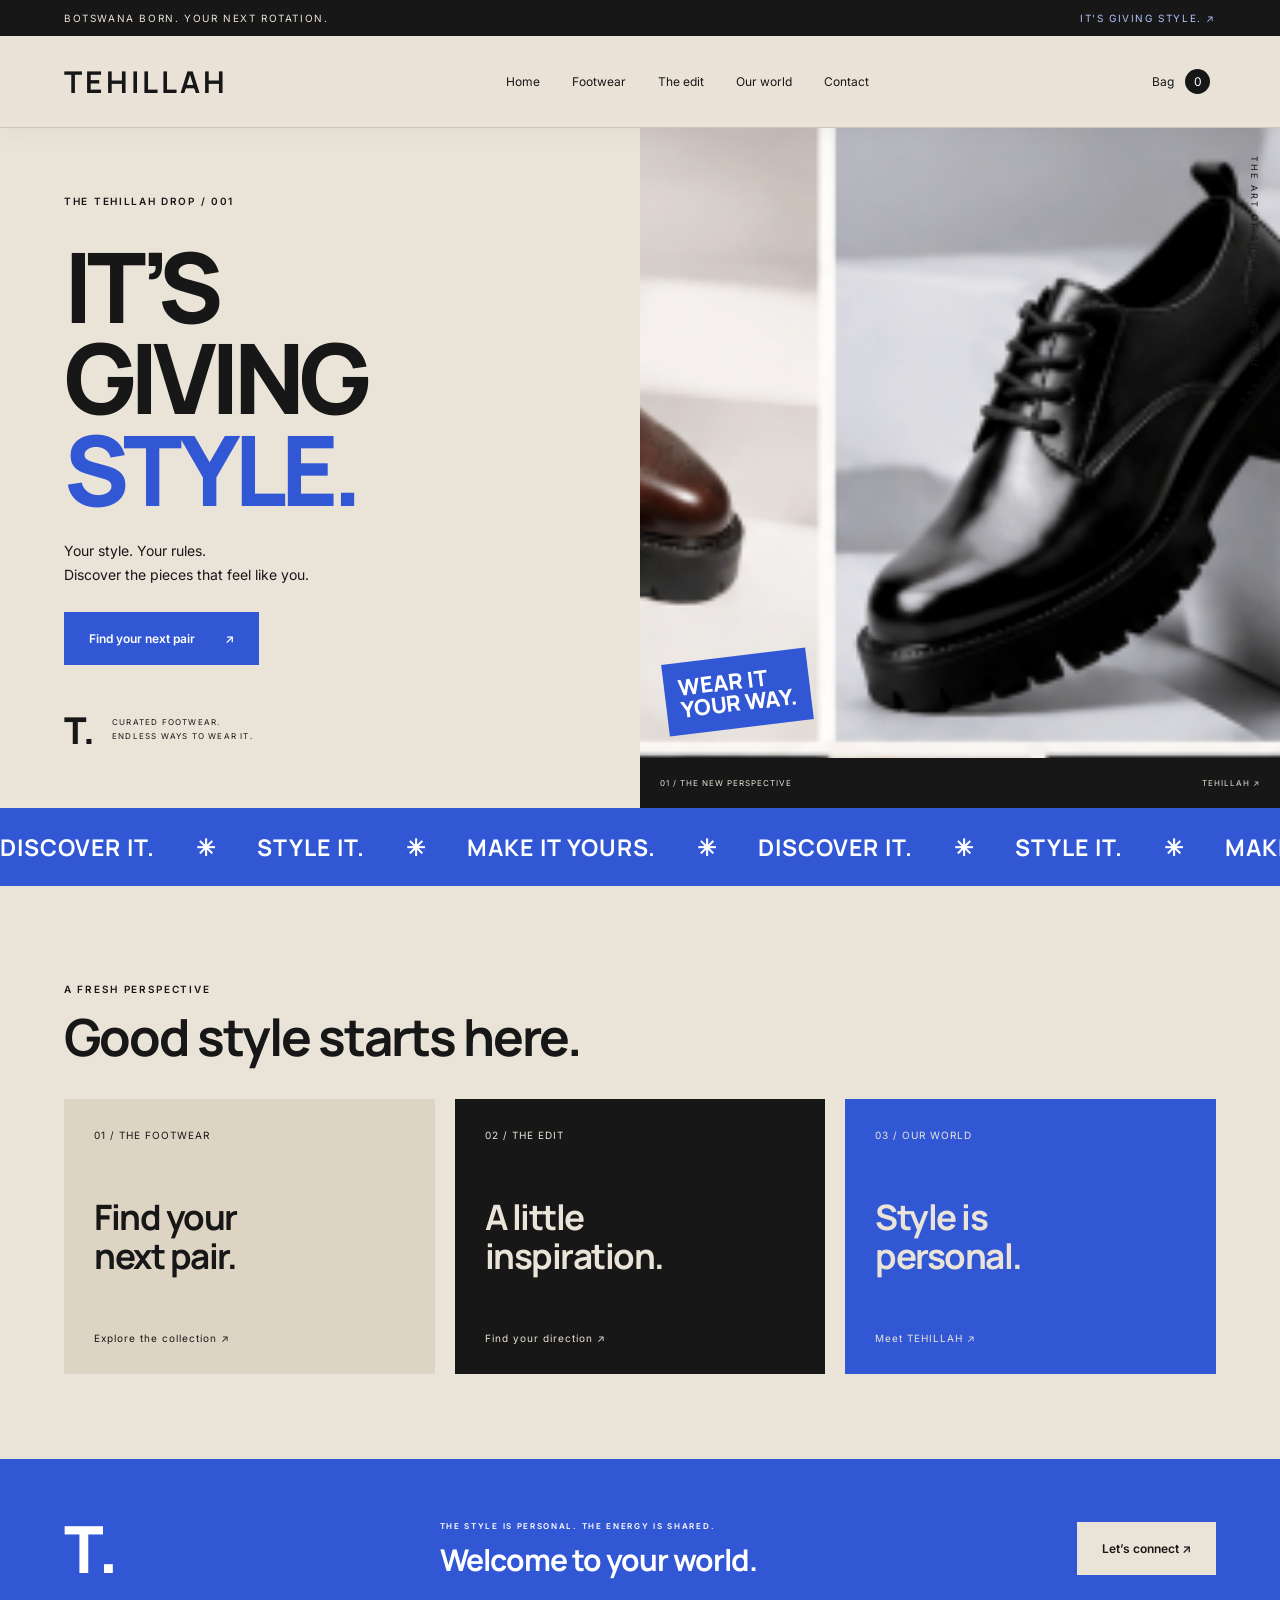
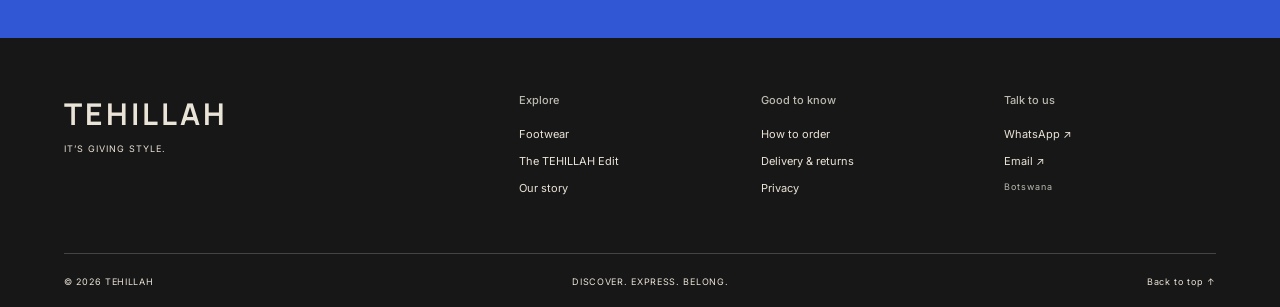
<file: index.html>
<!doctype html>
<html lang="en">
<head>
  <meta charset="utf-8"><meta name="viewport" content="width=device-width,initial-scale=1">
  <meta name="description" content="Discover TEHILLAH. Botswana-born style, curated footwear and a fresh perspective. It's giving style.">
  <title>It's giving style — TEHILLAH</title>
  <link rel="preconnect" href="https://fonts.googleapis.com"><link rel="preconnect" href="https://fonts.gstatic.com" crossorigin>
  <link href="https://fonts.googleapis.com/css2?family=Inter:wght@400;500;600&family=Manrope:wght@400;500;600;700;800&display=swap" rel="stylesheet">
  <link rel="stylesheet" href="styles.css"><script src="config.js" defer></script><script src="app.js" defer></script>
</head>
<body>
<a class="skip" href="#main">Skip to content</a>
<div class="announcement">BOTSWANA BORN. YOUR NEXT ROTATION. <span>IT'S GIVING STYLE. ↗</span></div>
<header class="site-header"><a class="wordmark" href="index.html">TEHILLAH</a><nav aria-label="Main navigation"><a href="index.html">Home</a><a href="shop.html">Footwear</a><a href="edit.html">The edit</a><a href="about.html">Our world</a><a href="contact.html">Contact</a></nav><button id="open-bag" class="bag-button">Bag <span id="bag-count">0</span></button></header>
<main id="main"><section class="hero">
 <div class="hero-copy"><p class="eyebrow">THE TEHILLAH DROP / 001</p><h1>IT’S<br>GIVING<br><span>STYLE.</span></h1><p class="intro">Your style. Your rules.<br>Discover the pieces that feel like you.</p><a class="button" href="shop.html">Find your next pair <span>↗</span></a><div class="hero-note"><span class="small-mark">T.</span><p>CURATED FOOTWEAR.<br>ENDLESS WAYS TO WEAR IT.</p></div></div>
 <div class="hero-visual"><div class="hero-image" role="img" aria-label="Black statement footwear from the TEHILLAH moodboard"></div><span class="vertical-note">THE ART OF SHOWING UP AS YOU.</span><div class="image-label"><span>01 / THE NEW PERSPECTIVE</span><span>TEHILLAH ↗</span></div><div class="visual-stamp">WEAR IT<br>YOUR WAY.</div></div>
</section><div class="ticker" aria-hidden="true"><div class="ticker-track"><div class="ticker-group">DISCOVER IT. <span>✳</span> STYLE IT. <span>✳</span> MAKE IT YOURS. <span>✳</span> DISCOVER IT. <span>✳</span> STYLE IT. <span>✳</span> MAKE IT YOURS. <span>✳</span></div><div class="ticker-group">DISCOVER IT. <span>✳</span> STYLE IT. <span>✳</span> MAKE IT YOURS. <span>✳</span> DISCOVER IT. <span>✳</span> STYLE IT. <span>✳</span> MAKE IT YOURS. <span>✳</span></div></div></div><section class="section home-links"><p class="eyebrow">A FRESH PERSPECTIVE</p><h2>Good style starts here.</h2><div class="destination-grid"><a href="shop.html"><span>01 / THE FOOTWEAR</span><h3>Find your<br>next pair.</h3><span>Explore the collection ↗</span></a><a href="edit.html"><span>02 / THE EDIT</span><h3>A little<br>inspiration.</h3><span>Find your direction ↗</span></a><a href="about.html"><span>03 / OUR WORLD</span><h3>Style is<br>personal.</h3><span>Meet TEHILLAH ↗</span></a></div></section><section class="community"><span class="small-mark">T.</span><div><p class="eyebrow">THE STYLE IS PERSONAL. THE ENERGY IS SHARED.</p><h2>Welcome to your world.</h2></div><a href="contact.html" class="button light">Let’s connect ↗</a></section></main>
<footer id="contact"><div class="footer-top"><div><a href="index.html" class="wordmark">TEHILLAH</a><p>IT’S GIVING STYLE.</p></div><div><h3>Explore</h3><a href="shop.html">Footwear</a><a href="edit.html">The TEHILLAH Edit</a><a href="about.html">Our story</a></div><div><h3>Good to know</h3><a href="contact.html#how-to-order">How to order</a><a href="contact.html#delivery-returns">Delivery & returns</a><a href="contact.html#privacy">Privacy</a></div><div><h3>Talk to us</h3><a href="contact.html" data-contact-link="whatsapp">WhatsApp ↗</a><a href="contact.html" data-contact-link="email">Email ↗</a><p class="muted">Botswana</p></div></div><div class="footer-bottom"><span>© <span id="year"></span> TEHILLAH</span><span>DISCOVER. EXPRESS. BELONG.</span><a href="#">Back to top ↑</a></div></footer>
<dialog id="product-dialog" aria-labelledby="product-title"><button class="close" data-close="product-dialog" aria-label="Close product">×</button><div id="product-detail"></div></dialog>
<dialog id="bag-dialog" aria-labelledby="bag-title"><div class="dialog-heading"><h2 id="bag-title">Your bag<span> / TEHILLAH</span></h2><button class="close" data-close="bag-dialog" aria-label="Close bag">×</button></div><div id="bag-items"></div><div id="bag-checkout"><div class="total-row"><span>Subtotal</span><strong id="subtotal"></strong></div><p class="fine">Delivery and availability are confirmed by the business. No payment is collected on this website.</p><form id="order-form"><label>Your name<input name="name" autocomplete="name" maxlength="100" required></label><label>Email<input name="email" type="email" autocomplete="email" maxlength="160" required></label><label>Phone<input name="phone" type="tel" autocomplete="tel" maxlength="40" required></label><label>Town / delivery area<input name="area" autocomplete="address-level2" maxlength="150" required></label><label>Order notes <span>(optional)</span><textarea name="notes" rows="2" maxlength="600"></textarea></label><p class="fine">Your details are used to prepare your order request. They are not saved as a customer profile.</p><button class="button" type="submit" name="channel" value="whatsapp">Order via WhatsApp ↗</button><button class="button secondary" type="submit" name="channel" value="email">Prepare email order ↗</button><p class="fine">Review and send the message in your chosen app. Your bag stays here until you clear it; opening a message does not confirm an order.</p></form><button id="clear-bag" class="text-link">Clear bag</button></div></dialog>
<dialog id="info-dialog" aria-labelledby="info-title"><button class="close" data-close="info-dialog" aria-label="Close information">×</button><h2 id="info-title"></h2><p id="info-body"></p></dialog><div id="toast" role="status" aria-live="polite"></div>
</body></html>
</file>
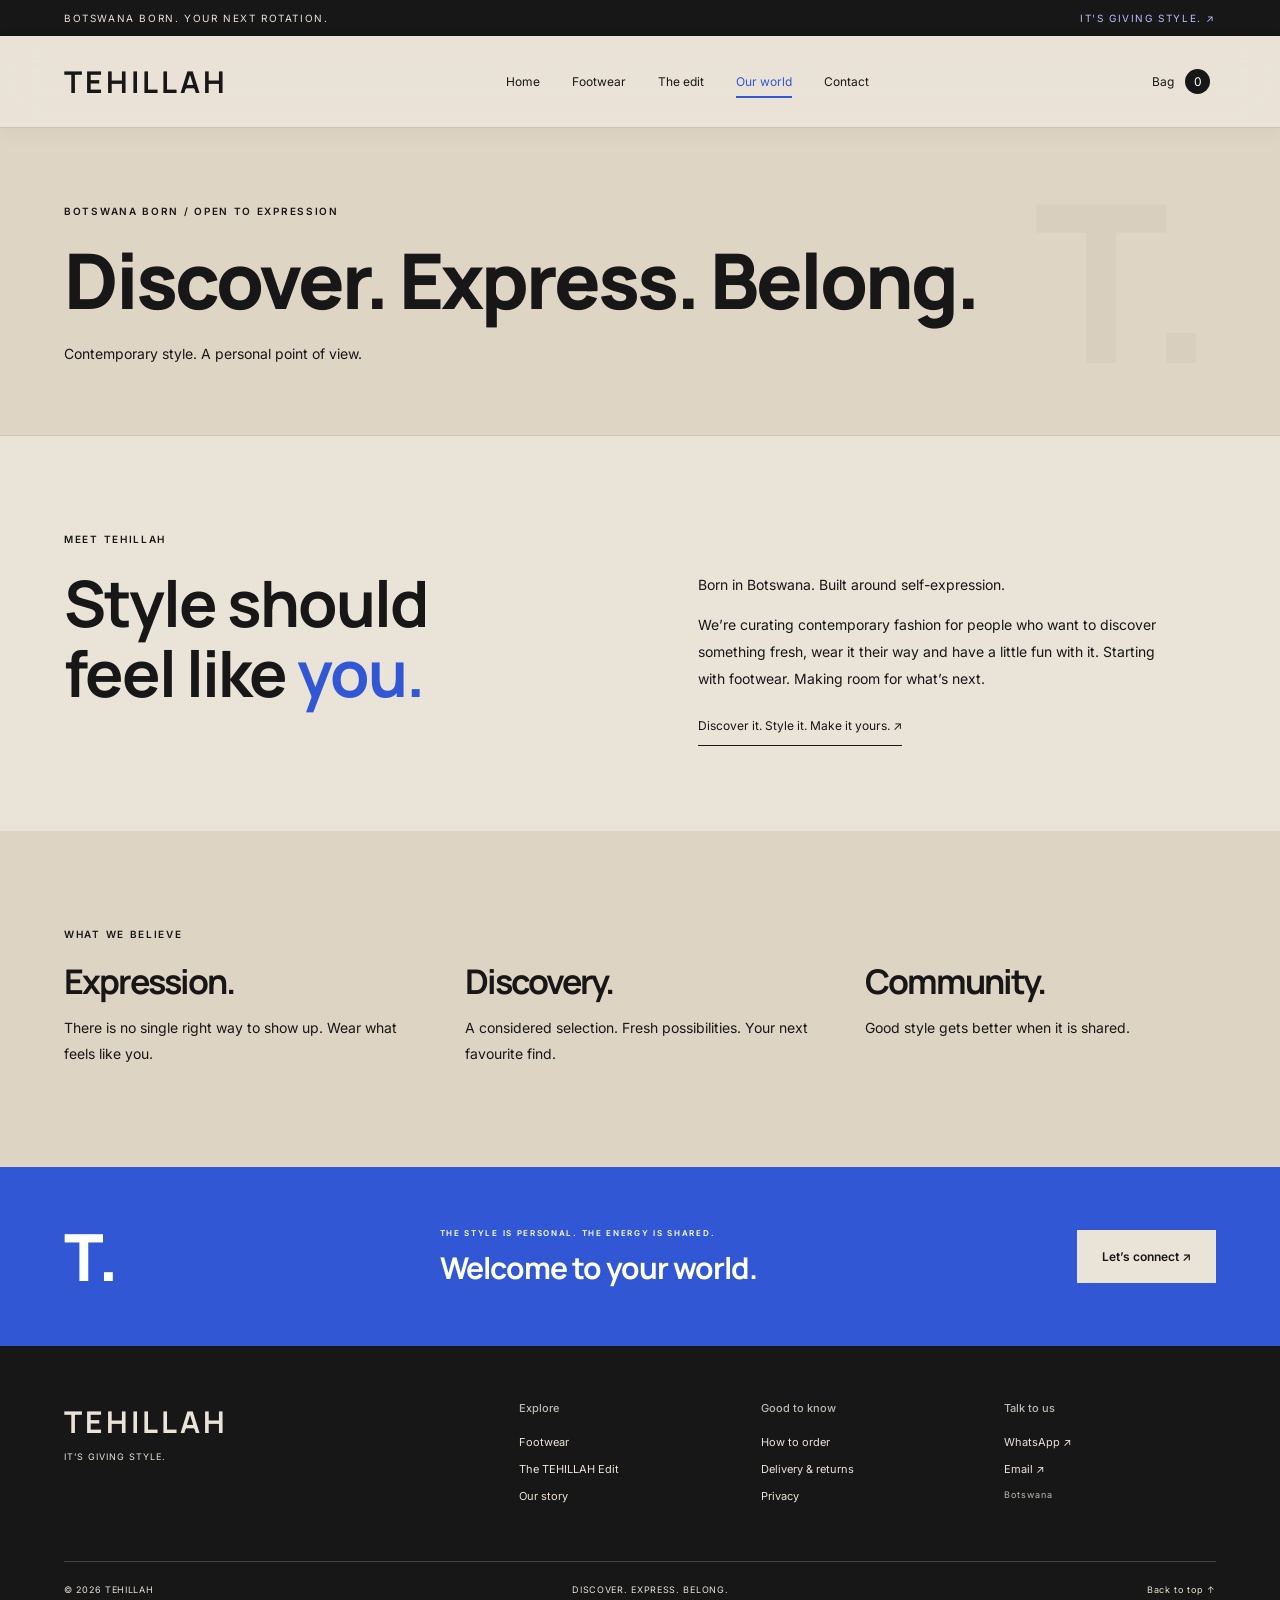
<file: about.html>
<!doctype html>
<html lang="en">
<head>
  <meta charset="utf-8"><meta name="viewport" content="width=device-width,initial-scale=1">
  <meta name="description" content="Discover TEHILLAH. Botswana-born style, curated footwear and a fresh perspective. It's giving style.">
  <title>Our world — TEHILLAH</title>
  <link rel="preconnect" href="https://fonts.googleapis.com"><link rel="preconnect" href="https://fonts.gstatic.com" crossorigin>
  <link href="https://fonts.googleapis.com/css2?family=Inter:wght@400;500;600&family=Manrope:wght@400;500;600;700;800&display=swap" rel="stylesheet">
  <link rel="stylesheet" href="styles.css"><script src="config.js" defer></script><script src="app.js" defer></script>
</head>
<body>
<a class="skip" href="#main">Skip to content</a>
<div class="announcement">BOTSWANA BORN. YOUR NEXT ROTATION. <span>IT'S GIVING STYLE. ↗</span></div>
<header class="site-header"><a class="wordmark" href="index.html">TEHILLAH</a><nav aria-label="Main navigation"><a href="index.html">Home</a><a href="shop.html">Footwear</a><a href="edit.html">The edit</a><a href="about.html" aria-current="page">Our world</a><a href="contact.html">Contact</a></nav><button id="open-bag" class="bag-button">Bag <span id="bag-count">0</span></button></header>
<main id="main"><section class="page-banner"><p class="eyebrow">BOTSWANA BORN / OPEN TO EXPRESSION</p><h1>Discover. Express. Belong.</h1><p>Contemporary style. A personal point of view.</p></section><section class="story section" id="story"><p class="eyebrow">MEET TEHILLAH</p><div class="story-grid"><h2>Style should<br>feel like <em>you.</em></h2><div><p>Born in Botswana. Built around self-expression.</p><p>We’re curating contemporary fashion for people who want to discover something fresh, wear it their way and have a little fun with it. Starting with footwear. Making room for what’s next.</p><a class="text-link" href="shop.html">Discover it. Style it. Make it yours. ↗</a></div></div></section><section class="section values"><p class="eyebrow">WHAT WE BELIEVE</p><div class="styling-grid"><article><h2>Expression.</h2><p>There is no single right way to show up. Wear what feels like you.</p></article><article><h2>Discovery.</h2><p>A considered selection. Fresh possibilities. Your next favourite find.</p></article><article><h2>Community.</h2><p>Good style gets better when it is shared.</p></article></div></section><section class="community"><span class="small-mark">T.</span><div><p class="eyebrow">THE STYLE IS PERSONAL. THE ENERGY IS SHARED.</p><h2>Welcome to your world.</h2></div><a href="contact.html" class="button light">Let’s connect ↗</a></section></main>
<footer id="contact"><div class="footer-top"><div><a href="index.html" class="wordmark">TEHILLAH</a><p>IT’S GIVING STYLE.</p></div><div><h3>Explore</h3><a href="shop.html">Footwear</a><a href="edit.html">The TEHILLAH Edit</a><a href="about.html">Our story</a></div><div><h3>Good to know</h3><a href="contact.html#how-to-order">How to order</a><a href="contact.html#delivery-returns">Delivery & returns</a><a href="contact.html#privacy">Privacy</a></div><div><h3>Talk to us</h3><a href="contact.html" data-contact-link="whatsapp">WhatsApp ↗</a><a href="contact.html" data-contact-link="email">Email ↗</a><p class="muted">Botswana</p></div></div><div class="footer-bottom"><span>© <span id="year"></span> TEHILLAH</span><span>DISCOVER. EXPRESS. BELONG.</span><a href="#">Back to top ↑</a></div></footer>
<dialog id="product-dialog" aria-labelledby="product-title"><button class="close" data-close="product-dialog" aria-label="Close product">×</button><div id="product-detail"></div></dialog>
<dialog id="bag-dialog" aria-labelledby="bag-title"><div class="dialog-heading"><h2 id="bag-title">Your bag<span> / TEHILLAH</span></h2><button class="close" data-close="bag-dialog" aria-label="Close bag">×</button></div><div id="bag-items"></div><div id="bag-checkout"><div class="total-row"><span>Subtotal</span><strong id="subtotal"></strong></div><p class="fine">Delivery and availability are confirmed by the business. No payment is collected on this website.</p><form id="order-form"><label>Your name<input name="name" autocomplete="name" maxlength="100" required></label><label>Email<input name="email" type="email" autocomplete="email" maxlength="160" required></label><label>Phone<input name="phone" type="tel" autocomplete="tel" maxlength="40" required></label><label>Town / delivery area<input name="area" autocomplete="address-level2" maxlength="150" required></label><label>Order notes <span>(optional)</span><textarea name="notes" rows="2" maxlength="600"></textarea></label><p class="fine">Your details are used to prepare your order request. They are not saved as a customer profile.</p><button class="button" type="submit" name="channel" value="whatsapp">Order via WhatsApp ↗</button><button class="button secondary" type="submit" name="channel" value="email">Prepare email order ↗</button><p class="fine">Review and send the message in your chosen app. Your bag stays here until you clear it; opening a message does not confirm an order.</p></form><button id="clear-bag" class="text-link">Clear bag</button></div></dialog>
<dialog id="info-dialog" aria-labelledby="info-title"><button class="close" data-close="info-dialog" aria-label="Close information">×</button><h2 id="info-title"></h2><p id="info-body"></p></dialog><div id="toast" role="status" aria-live="polite"></div>
</body></html>
</file>
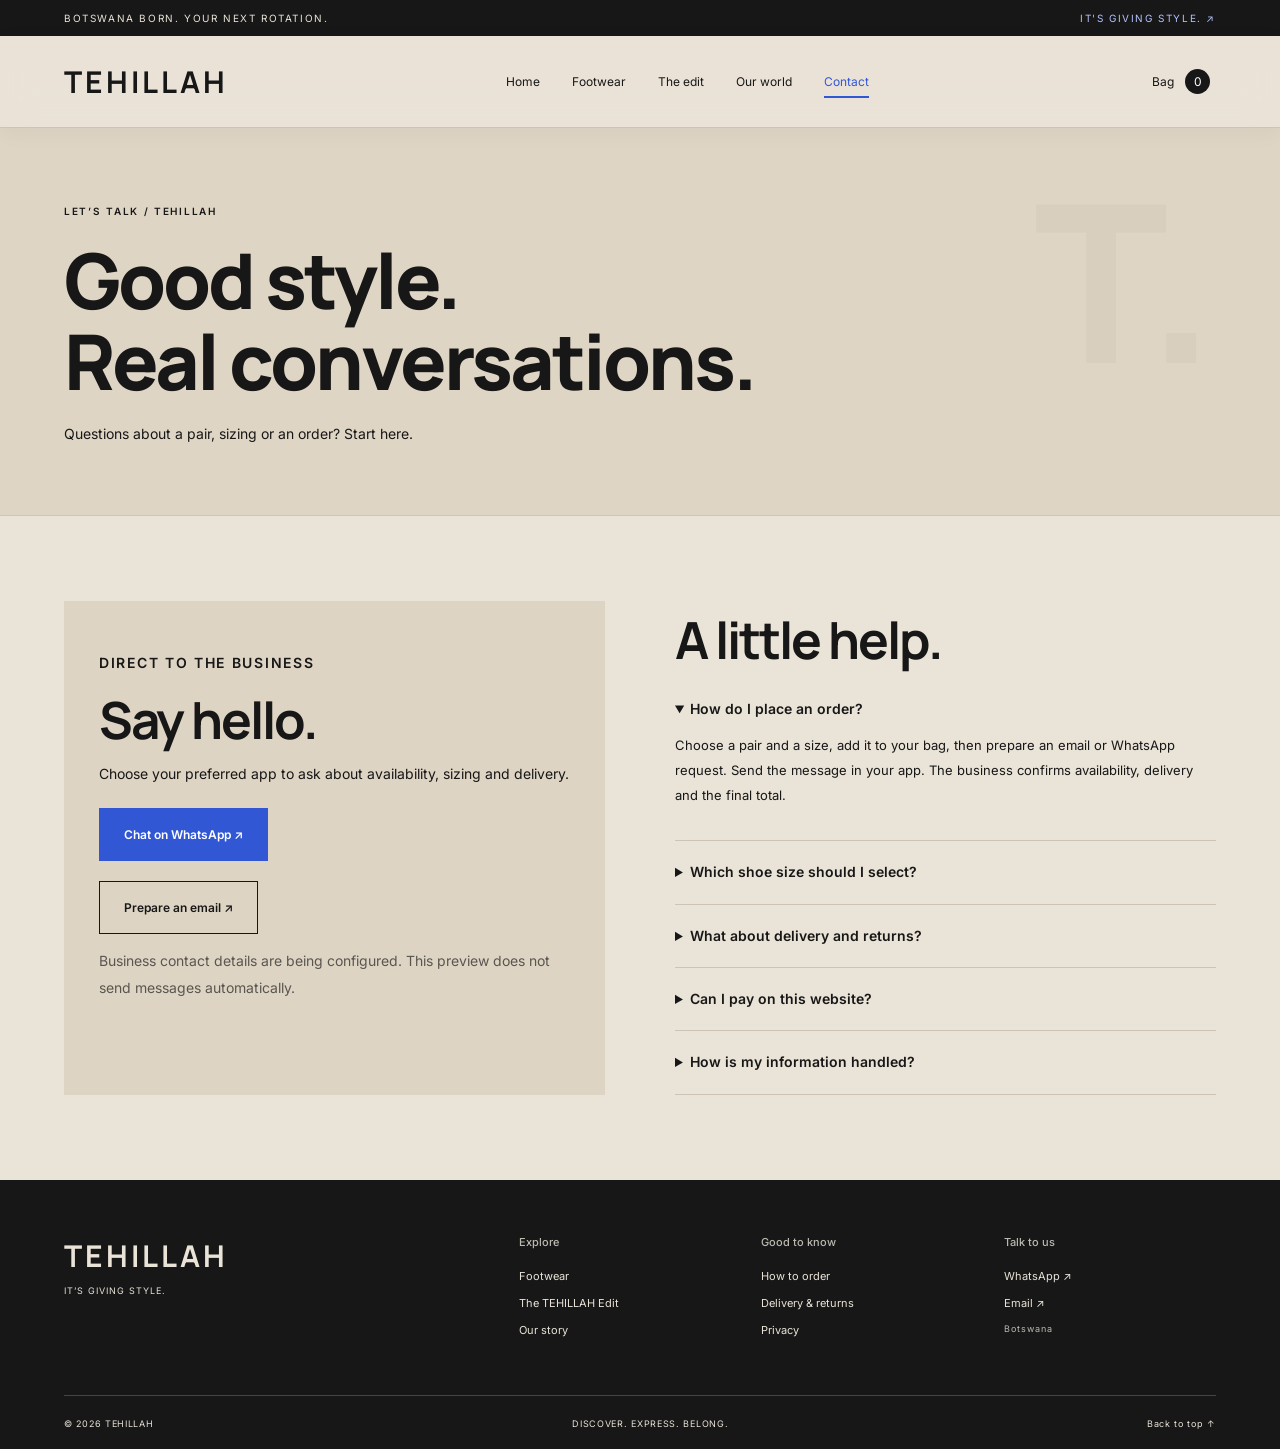
<file: contact.html>
<!doctype html>
<html lang="en">
<head>
  <meta charset="utf-8"><meta name="viewport" content="width=device-width,initial-scale=1">
  <meta name="description" content="Discover TEHILLAH. Botswana-born style, curated footwear and a fresh perspective. It's giving style.">
  <title>Contact & help — TEHILLAH</title>
  <link rel="preconnect" href="https://fonts.googleapis.com"><link rel="preconnect" href="https://fonts.gstatic.com" crossorigin>
  <link href="https://fonts.googleapis.com/css2?family=Inter:wght@400;500;600&family=Manrope:wght@400;500;600;700;800&display=swap" rel="stylesheet">
  <link rel="stylesheet" href="styles.css"><script src="config.js" defer></script><script src="app.js" defer></script>
</head>
<body>
<a class="skip" href="#main">Skip to content</a>
<div class="announcement">BOTSWANA BORN. YOUR NEXT ROTATION. <span>IT'S GIVING STYLE. ↗</span></div>
<header class="site-header"><a class="wordmark" href="index.html">TEHILLAH</a><nav aria-label="Main navigation"><a href="index.html">Home</a><a href="shop.html">Footwear</a><a href="edit.html">The edit</a><a href="about.html">Our world</a><a href="contact.html" aria-current="page">Contact</a></nav><button id="open-bag" class="bag-button">Bag <span id="bag-count">0</span></button></header>
<main id="main"><section class="page-banner"><p class="eyebrow">LET’S TALK / TEHILLAH</p><h1>Good style.<br>Real conversations.</h1><p>Questions about a pair, sizing or an order? Start here.</p></section><section class="section contact-grid"><article class="contact-card"><p class="eyebrow">DIRECT TO THE BUSINESS</p><h2>Say hello.</h2><p>Choose your preferred app to ask about availability, sizing and delivery.</p><button class="button" data-contact="whatsapp">Chat on WhatsApp ↗</button><button class="button secondary" data-contact="email">Prepare an email ↗</button><p class="fine">Business contact details are being configured. This preview does not send messages automatically.</p></article><article class="faq"><h2>A little help.</h2><details open id="how-to-order"><summary>How do I place an order?</summary><p>Choose a pair and a size, add it to your bag, then prepare an email or WhatsApp request. Send the message in your app. The business confirms availability, delivery and the final total.</p></details><details><summary>Which shoe size should I select?</summary><p>Choose your sizing system on the product page. Every selection is labelled, for example UK 8. The demonstration conversion table is approximate; confirm the actual product fit before ordering.</p><a href="size-guide.html" class="text-link">View size guide ↗</a></details><details id="delivery-returns"><summary>What about delivery and returns?</summary><p>Delivery areas, fees and return terms must be confirmed by TEHILLAH before payment. Approved policies will be added before orders open.</p></details><details><summary>Can I pay on this website?</summary><p>No payment is collected here. TEHILLAH confirms your request directly and provides payment instructions.</p></details><details id="privacy"><summary>How is my information handled?</summary><p>This storefront stores your shopping bag on this device using browser storage. It does not create accounts or store your name, email or delivery details on a server. When you choose to send an order, your details are shared through your selected email app or WhatsApp, whose privacy terms also apply. Clear your bag to remove the saved items. No analytics or advertising trackers are included.</p></details></article></section></main>
<footer id="contact"><div class="footer-top"><div><a href="index.html" class="wordmark">TEHILLAH</a><p>IT’S GIVING STYLE.</p></div><div><h3>Explore</h3><a href="shop.html">Footwear</a><a href="edit.html">The TEHILLAH Edit</a><a href="about.html">Our story</a></div><div><h3>Good to know</h3><a href="contact.html#how-to-order">How to order</a><a href="contact.html#delivery-returns">Delivery & returns</a><a href="contact.html#privacy">Privacy</a></div><div><h3>Talk to us</h3><a href="contact.html" data-contact-link="whatsapp">WhatsApp ↗</a><a href="contact.html" data-contact-link="email">Email ↗</a><p class="muted">Botswana</p></div></div><div class="footer-bottom"><span>© <span id="year"></span> TEHILLAH</span><span>DISCOVER. EXPRESS. BELONG.</span><a href="#">Back to top ↑</a></div></footer>
<dialog id="product-dialog" aria-labelledby="product-title"><button class="close" data-close="product-dialog" aria-label="Close product">×</button><div id="product-detail"></div></dialog>
<dialog id="bag-dialog" aria-labelledby="bag-title"><div class="dialog-heading"><h2 id="bag-title">Your bag<span> / TEHILLAH</span></h2><button class="close" data-close="bag-dialog" aria-label="Close bag">×</button></div><div id="bag-items"></div><div id="bag-checkout"><div class="total-row"><span>Subtotal</span><strong id="subtotal"></strong></div><p class="fine">Delivery and availability are confirmed by the business. No payment is collected on this website.</p><form id="order-form"><label>Your name<input name="name" autocomplete="name" maxlength="100" required></label><label>Email<input name="email" type="email" autocomplete="email" maxlength="160" required></label><label>Phone<input name="phone" type="tel" autocomplete="tel" maxlength="40" required></label><label>Town / delivery area<input name="area" autocomplete="address-level2" maxlength="150" required></label><label>Order notes <span>(optional)</span><textarea name="notes" rows="2" maxlength="600"></textarea></label><p class="fine">Your details are used to prepare your order request. They are not saved as a customer profile.</p><button class="button" type="submit" name="channel" value="whatsapp">Order via WhatsApp ↗</button><button class="button secondary" type="submit" name="channel" value="email">Prepare email order ↗</button><p class="fine">Review and send the message in your chosen app. Your bag stays here until you clear it; opening a message does not confirm an order.</p></form><button id="clear-bag" class="text-link">Clear bag</button></div></dialog>
<dialog id="info-dialog" aria-labelledby="info-title"><button class="close" data-close="info-dialog" aria-label="Close information">×</button><h2 id="info-title"></h2><p id="info-body"></p></dialog><div id="toast" role="status" aria-live="polite"></div>
</body></html>
</file>
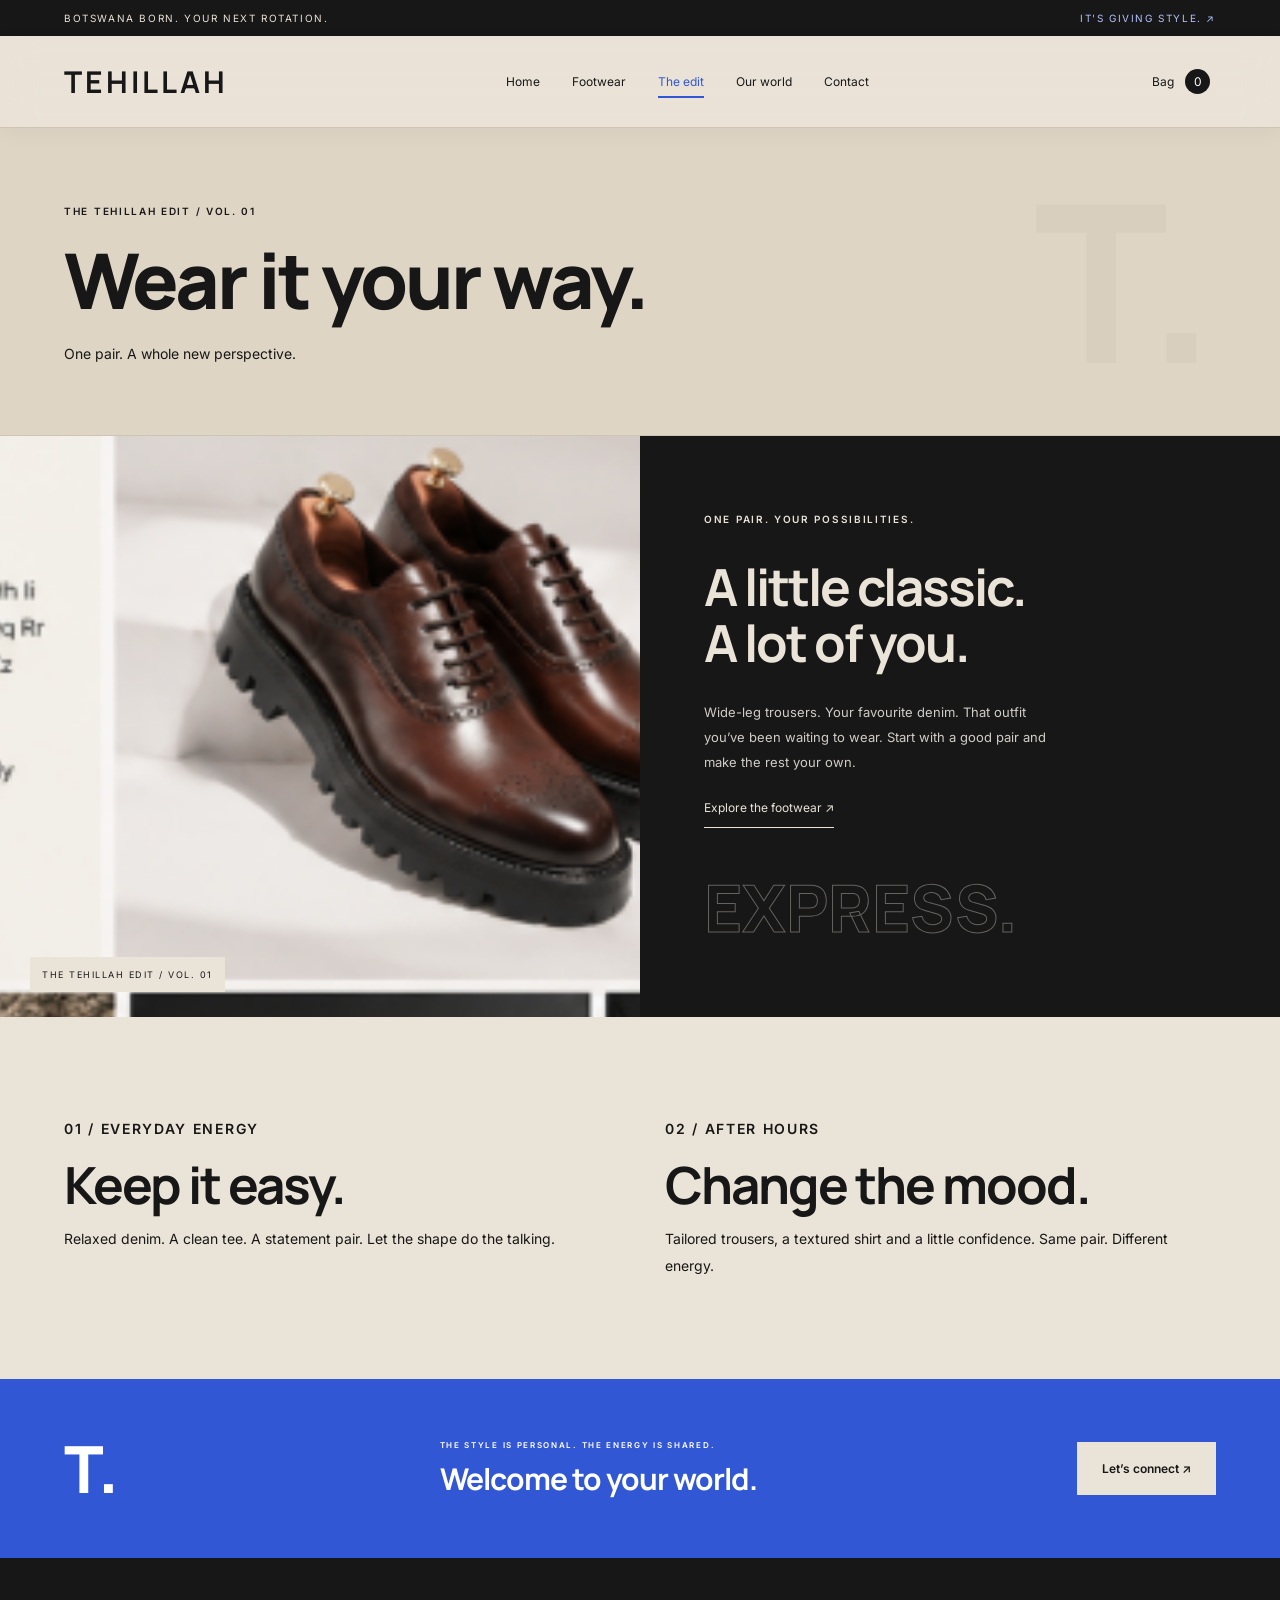
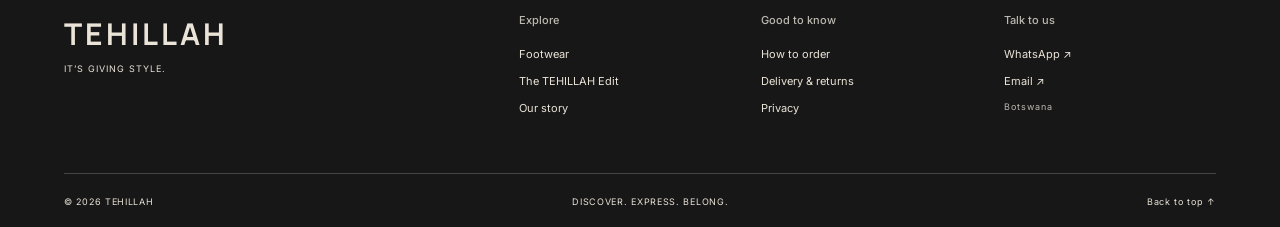
<file: edit.html>
<!doctype html>
<html lang="en">
<head>
  <meta charset="utf-8"><meta name="viewport" content="width=device-width,initial-scale=1">
  <meta name="description" content="Discover TEHILLAH. Botswana-born style, curated footwear and a fresh perspective. It's giving style.">
  <title>The TEHILLAH Edit — TEHILLAH</title>
  <link rel="preconnect" href="https://fonts.googleapis.com"><link rel="preconnect" href="https://fonts.gstatic.com" crossorigin>
  <link href="https://fonts.googleapis.com/css2?family=Inter:wght@400;500;600&family=Manrope:wght@400;500;600;700;800&display=swap" rel="stylesheet">
  <link rel="stylesheet" href="styles.css"><script src="config.js" defer></script><script src="app.js" defer></script>
</head>
<body>
<a class="skip" href="#main">Skip to content</a>
<div class="announcement">BOTSWANA BORN. YOUR NEXT ROTATION. <span>IT'S GIVING STYLE. ↗</span></div>
<header class="site-header"><a class="wordmark" href="index.html">TEHILLAH</a><nav aria-label="Main navigation"><a href="index.html">Home</a><a href="shop.html">Footwear</a><a href="edit.html" aria-current="page">The edit</a><a href="about.html">Our world</a><a href="contact.html">Contact</a></nav><button id="open-bag" class="bag-button">Bag <span id="bag-count">0</span></button></header>
<main id="main"><section class="page-banner"><p class="eyebrow">THE TEHILLAH EDIT / VOL. 01</p><h1>Wear it your way.</h1><p>One pair. A whole new perspective.</p></section><section class="edit" id="edit"><div class="edit-art"><div class="brown-shoe" role="img" aria-label="Brown lace-up footwear from the brand moodboard"></div><span class="edit-tag">THE TEHILLAH EDIT / VOL. 01</span></div><div class="edit-copy"><p class="eyebrow">ONE PAIR. YOUR POSSIBILITIES.</p><h2>A little classic.<br>A lot of you.</h2><p>Wide-leg trousers. Your favourite denim. That outfit you’ve been waiting to wear. Start with a good pair and make the rest your own.</p><a class="text-link" href="shop.html">Explore the footwear <span>↗</span></a><span class="outline-word" aria-hidden="true">EXPRESS.</span></div></section><section class="section styling-grid"><article><p class="eyebrow">01 / EVERYDAY ENERGY</p><h2>Keep it easy.</h2><p>Relaxed denim. A clean tee. A statement pair. Let the shape do the talking.</p></article><article><p class="eyebrow">02 / AFTER HOURS</p><h2>Change the mood.</h2><p>Tailored trousers, a textured shirt and a little confidence. Same pair. Different energy.</p></article></section><section class="community"><span class="small-mark">T.</span><div><p class="eyebrow">THE STYLE IS PERSONAL. THE ENERGY IS SHARED.</p><h2>Welcome to your world.</h2></div><a href="contact.html" class="button light">Let’s connect ↗</a></section></main>
<footer id="contact"><div class="footer-top"><div><a href="index.html" class="wordmark">TEHILLAH</a><p>IT’S GIVING STYLE.</p></div><div><h3>Explore</h3><a href="shop.html">Footwear</a><a href="edit.html">The TEHILLAH Edit</a><a href="about.html">Our story</a></div><div><h3>Good to know</h3><a href="contact.html#how-to-order">How to order</a><a href="contact.html#delivery-returns">Delivery & returns</a><a href="contact.html#privacy">Privacy</a></div><div><h3>Talk to us</h3><a href="contact.html" data-contact-link="whatsapp">WhatsApp ↗</a><a href="contact.html" data-contact-link="email">Email ↗</a><p class="muted">Botswana</p></div></div><div class="footer-bottom"><span>© <span id="year"></span> TEHILLAH</span><span>DISCOVER. EXPRESS. BELONG.</span><a href="#">Back to top ↑</a></div></footer>
<dialog id="product-dialog" aria-labelledby="product-title"><button class="close" data-close="product-dialog" aria-label="Close product">×</button><div id="product-detail"></div></dialog>
<dialog id="bag-dialog" aria-labelledby="bag-title"><div class="dialog-heading"><h2 id="bag-title">Your bag<span> / TEHILLAH</span></h2><button class="close" data-close="bag-dialog" aria-label="Close bag">×</button></div><div id="bag-items"></div><div id="bag-checkout"><div class="total-row"><span>Subtotal</span><strong id="subtotal"></strong></div><p class="fine">Delivery and availability are confirmed by the business. No payment is collected on this website.</p><form id="order-form"><label>Your name<input name="name" autocomplete="name" maxlength="100" required></label><label>Email<input name="email" type="email" autocomplete="email" maxlength="160" required></label><label>Phone<input name="phone" type="tel" autocomplete="tel" maxlength="40" required></label><label>Town / delivery area<input name="area" autocomplete="address-level2" maxlength="150" required></label><label>Order notes <span>(optional)</span><textarea name="notes" rows="2" maxlength="600"></textarea></label><p class="fine">Your details are used to prepare your order request. They are not saved as a customer profile.</p><button class="button" type="submit" name="channel" value="whatsapp">Order via WhatsApp ↗</button><button class="button secondary" type="submit" name="channel" value="email">Prepare email order ↗</button><p class="fine">Review and send the message in your chosen app. Your bag stays here until you clear it; opening a message does not confirm an order.</p></form><button id="clear-bag" class="text-link">Clear bag</button></div></dialog>
<dialog id="info-dialog" aria-labelledby="info-title"><button class="close" data-close="info-dialog" aria-label="Close information">×</button><h2 id="info-title"></h2><p id="info-body"></p></dialog><div id="toast" role="status" aria-live="polite"></div>
</body></html>
</file>
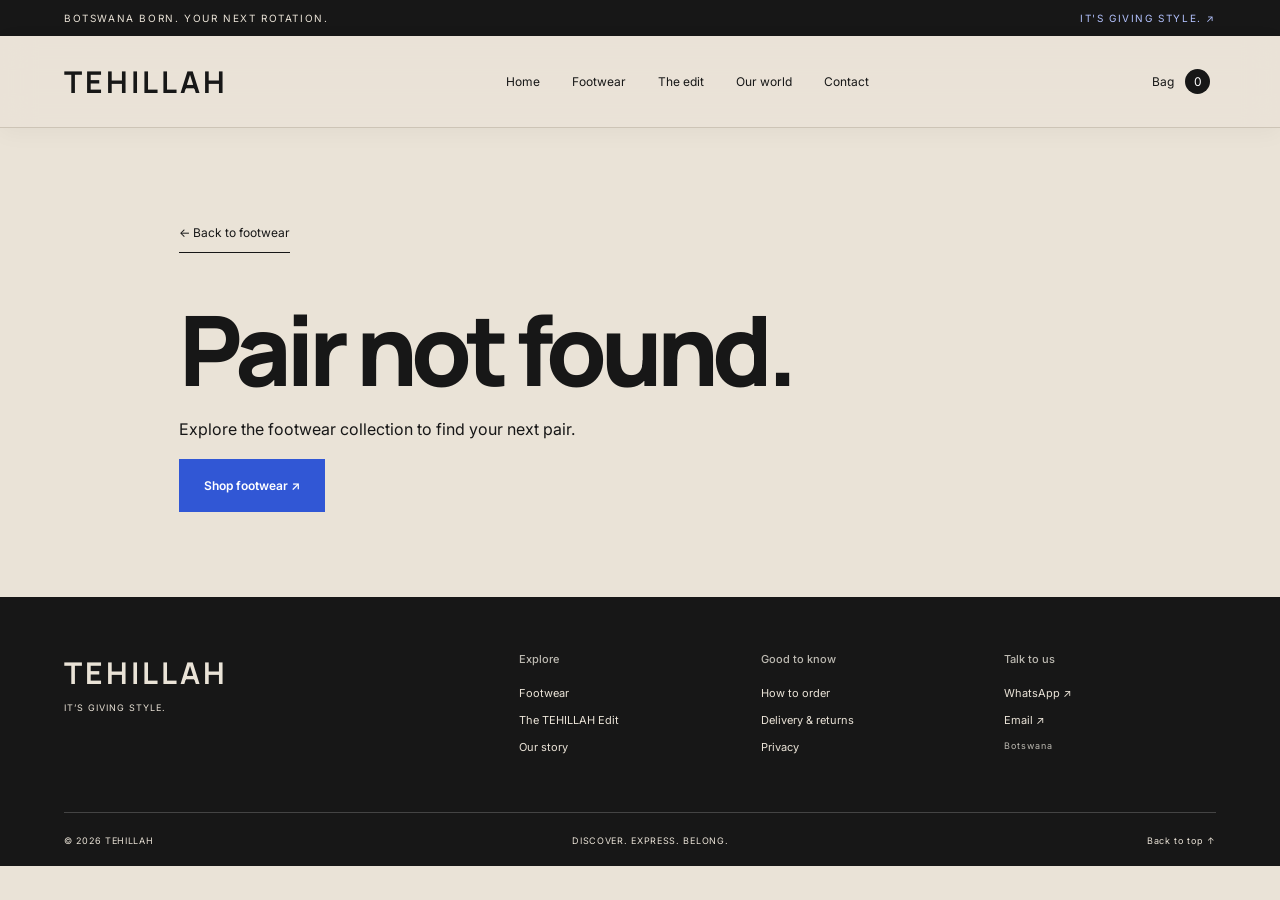
<file: product.html>
<!doctype html>
<html lang="en">
<head>
  <meta charset="utf-8"><meta name="viewport" content="width=device-width,initial-scale=1">
  <meta name="description" content="Discover TEHILLAH. Botswana-born style, curated footwear and a fresh perspective. It's giving style.">
  <title>Product — TEHILLAH</title>
  <link rel="preconnect" href="https://fonts.googleapis.com"><link rel="preconnect" href="https://fonts.gstatic.com" crossorigin>
  <link href="https://fonts.googleapis.com/css2?family=Inter:wght@400;500;600&family=Manrope:wght@400;500;600;700;800&display=swap" rel="stylesheet">
  <link rel="stylesheet" href="styles.css"><script src="config.js" defer></script><script src="app.js" defer></script>
</head>
<body>
<a class="skip" href="#main">Skip to content</a>
<div class="announcement">BOTSWANA BORN. YOUR NEXT ROTATION. <span>IT'S GIVING STYLE. ↗</span></div>
<header class="site-header"><a class="wordmark" href="index.html">TEHILLAH</a><nav aria-label="Main navigation"><a href="index.html">Home</a><a href="shop.html">Footwear</a><a href="edit.html">The edit</a><a href="about.html">Our world</a><a href="contact.html">Contact</a></nav><button id="open-bag" class="bag-button">Bag <span id="bag-count">0</span></button></header>
<main id="main" class="section product-page"><a href="shop.html" class="text-link">← Back to footwear</a><div id="product-detail"></div></main>
<footer id="contact"><div class="footer-top"><div><a href="index.html" class="wordmark">TEHILLAH</a><p>IT’S GIVING STYLE.</p></div><div><h3>Explore</h3><a href="shop.html">Footwear</a><a href="edit.html">The TEHILLAH Edit</a><a href="about.html">Our story</a></div><div><h3>Good to know</h3><a href="contact.html#how-to-order">How to order</a><a href="contact.html#delivery-returns">Delivery & returns</a><a href="contact.html#privacy">Privacy</a></div><div><h3>Talk to us</h3><a href="contact.html" data-contact-link="whatsapp">WhatsApp ↗</a><a href="contact.html" data-contact-link="email">Email ↗</a><p class="muted">Botswana</p></div></div><div class="footer-bottom"><span>© <span id="year"></span> TEHILLAH</span><span>DISCOVER. EXPRESS. BELONG.</span><a href="#">Back to top ↑</a></div></footer>

<dialog id="bag-dialog" aria-labelledby="bag-title"><div class="dialog-heading"><h2 id="bag-title">Your bag<span> / TEHILLAH</span></h2><button class="close" data-close="bag-dialog" aria-label="Close bag">×</button></div><div id="bag-items"></div><div id="bag-checkout"><div class="total-row"><span>Subtotal</span><strong id="subtotal"></strong></div><p class="fine">Delivery and availability are confirmed by the business. No payment is collected on this website.</p><form id="order-form"><label>Your name<input name="name" autocomplete="name" maxlength="100" required></label><label>Email<input name="email" type="email" autocomplete="email" maxlength="160" required></label><label>Phone<input name="phone" type="tel" autocomplete="tel" maxlength="40" required></label><label>Town / delivery area<input name="area" autocomplete="address-level2" maxlength="150" required></label><label>Order notes <span>(optional)</span><textarea name="notes" rows="2" maxlength="600"></textarea></label><p class="fine">Your details are used to prepare your order request. They are not saved as a customer profile.</p><button class="button" type="submit" name="channel" value="whatsapp">Order via WhatsApp ↗</button><button class="button secondary" type="submit" name="channel" value="email">Prepare email order ↗</button><p class="fine">Review and send the message in your chosen app. Your bag stays here until you clear it; opening a message does not confirm an order.</p></form><button id="clear-bag" class="text-link">Clear bag</button></div></dialog>
<dialog id="info-dialog" aria-labelledby="info-title"><button class="close" data-close="info-dialog" aria-label="Close information">×</button><h2 id="info-title"></h2><p id="info-body"></p></dialog><div id="toast" role="status" aria-live="polite"></div>
</body></html>
</file>
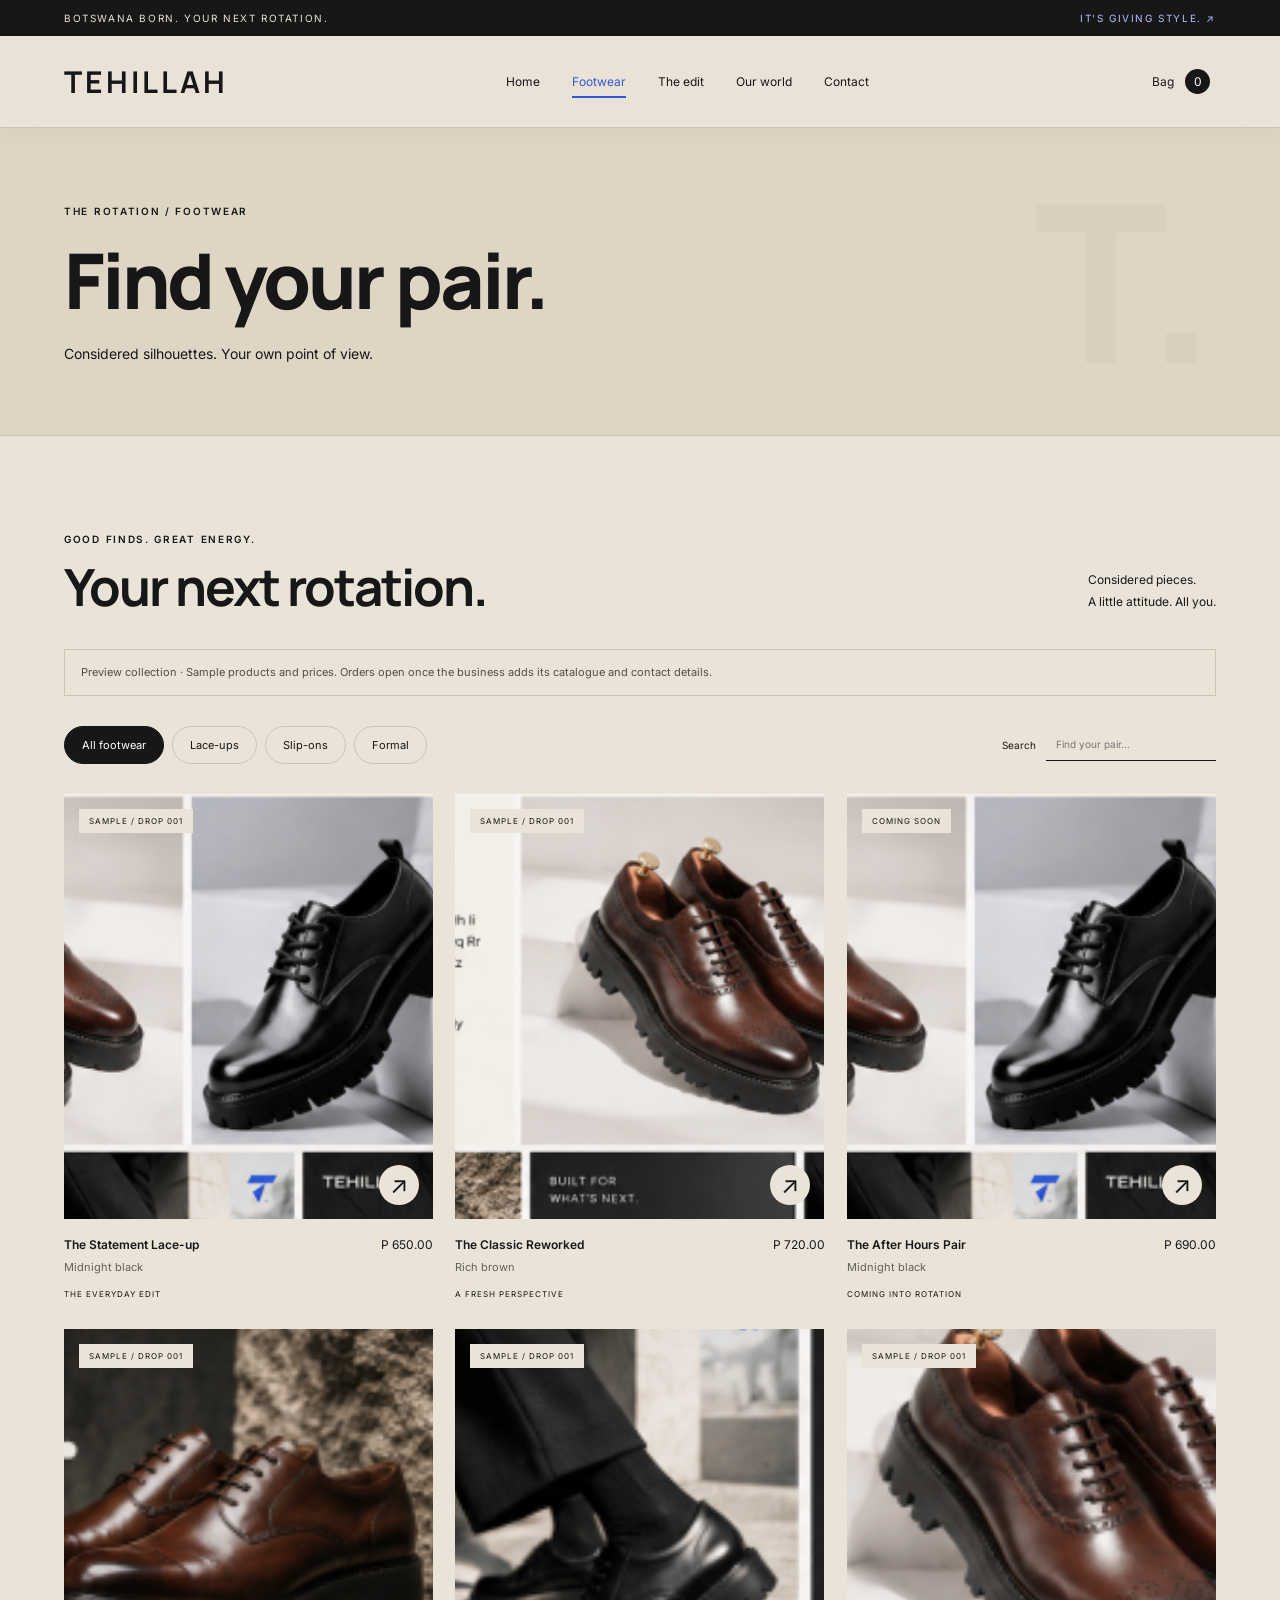
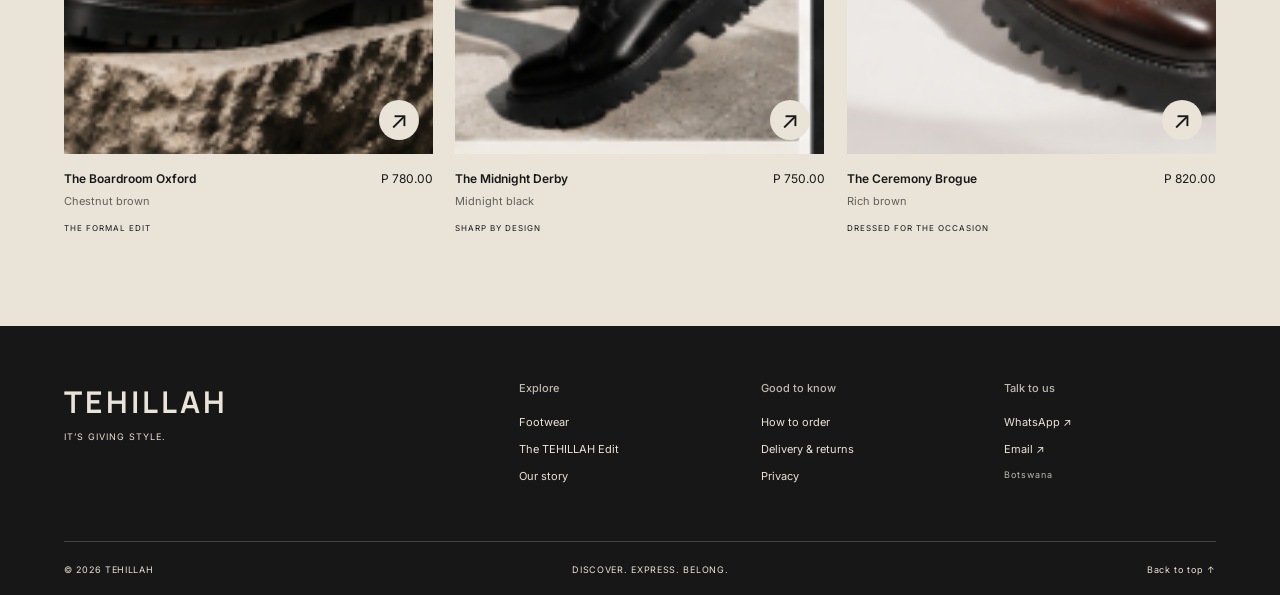
<file: shop.html>
<!doctype html>
<html lang="en">
<head>
  <meta charset="utf-8"><meta name="viewport" content="width=device-width,initial-scale=1">
  <meta name="description" content="Discover TEHILLAH. Botswana-born style, curated footwear and a fresh perspective. It's giving style.">
  <title>Shop footwear — TEHILLAH</title>
  <link rel="preconnect" href="https://fonts.googleapis.com"><link rel="preconnect" href="https://fonts.gstatic.com" crossorigin>
  <link href="https://fonts.googleapis.com/css2?family=Inter:wght@400;500;600&family=Manrope:wght@400;500;600;700;800&display=swap" rel="stylesheet">
  <link rel="stylesheet" href="styles.css"><script src="config.js" defer></script><script src="app.js" defer></script>
</head>
<body>
<a class="skip" href="#main">Skip to content</a>
<div class="announcement">BOTSWANA BORN. YOUR NEXT ROTATION. <span>IT'S GIVING STYLE. ↗</span></div>
<header class="site-header"><a class="wordmark" href="index.html">TEHILLAH</a><nav aria-label="Main navigation"><a href="index.html">Home</a><a href="shop.html" aria-current="page">Footwear</a><a href="edit.html">The edit</a><a href="about.html">Our world</a><a href="contact.html">Contact</a></nav><button id="open-bag" class="bag-button">Bag <span id="bag-count">0</span></button></header>
<main id="main"><section class="page-banner"><p class="eyebrow">THE ROTATION / FOOTWEAR</p><h1>Find your pair.</h1><p>Considered silhouettes. Your own point of view.</p></section><section class="shop section" id="shop"><div class="section-heading"><div><p class="eyebrow">GOOD FINDS. GREAT ENERGY.</p><h2>Your next rotation.</h2></div><p>Considered pieces.<br>A little attitude. All you.</p></div>
<div class="demo-notice">Preview collection · Sample products and prices. Orders open once the business adds its catalogue and contact details.</div>
<div class="shop-tools"><div class="filters" role="group" aria-label="Filter footwear"><button class="active" data-filter="all" aria-pressed="true">All footwear</button><button data-filter="lace-up" aria-pressed="false">Lace-ups</button><button data-filter="slip-on" aria-pressed="false">Slip-ons</button><button data-filter="formal" aria-pressed="false">Formal</button></div><label class="search">Search <input id="search" type="search" placeholder="Find your pair…"></label></div><div class="products" id="products"></div><p id="no-results" hidden>No pairs found. Try a different search.</p></section></main>
<footer id="contact"><div class="footer-top"><div><a href="index.html" class="wordmark">TEHILLAH</a><p>IT’S GIVING STYLE.</p></div><div><h3>Explore</h3><a href="shop.html">Footwear</a><a href="edit.html">The TEHILLAH Edit</a><a href="about.html">Our story</a></div><div><h3>Good to know</h3><a href="contact.html#how-to-order">How to order</a><a href="contact.html#delivery-returns">Delivery & returns</a><a href="contact.html#privacy">Privacy</a></div><div><h3>Talk to us</h3><a href="contact.html" data-contact-link="whatsapp">WhatsApp ↗</a><a href="contact.html" data-contact-link="email">Email ↗</a><p class="muted">Botswana</p></div></div><div class="footer-bottom"><span>© <span id="year"></span> TEHILLAH</span><span>DISCOVER. EXPRESS. BELONG.</span><a href="#">Back to top ↑</a></div></footer>
<dialog id="product-dialog" aria-labelledby="product-title"><button class="close" data-close="product-dialog" aria-label="Close product">×</button><div id="product-detail"></div></dialog>
<dialog id="bag-dialog" aria-labelledby="bag-title"><div class="dialog-heading"><h2 id="bag-title">Your bag<span> / TEHILLAH</span></h2><button class="close" data-close="bag-dialog" aria-label="Close bag">×</button></div><div id="bag-items"></div><div id="bag-checkout"><div class="total-row"><span>Subtotal</span><strong id="subtotal"></strong></div><p class="fine">Delivery and availability are confirmed by the business. No payment is collected on this website.</p><form id="order-form"><label>Your name<input name="name" autocomplete="name" maxlength="100" required></label><label>Email<input name="email" type="email" autocomplete="email" maxlength="160" required></label><label>Phone<input name="phone" type="tel" autocomplete="tel" maxlength="40" required></label><label>Town / delivery area<input name="area" autocomplete="address-level2" maxlength="150" required></label><label>Order notes <span>(optional)</span><textarea name="notes" rows="2" maxlength="600"></textarea></label><p class="fine">Your details are used to prepare your order request. They are not saved as a customer profile.</p><button class="button" type="submit" name="channel" value="whatsapp">Order via WhatsApp ↗</button><button class="button secondary" type="submit" name="channel" value="email">Prepare email order ↗</button><p class="fine">Review and send the message in your chosen app. Your bag stays here until you clear it; opening a message does not confirm an order.</p></form><button id="clear-bag" class="text-link">Clear bag</button></div></dialog>
<dialog id="info-dialog" aria-labelledby="info-title"><button class="close" data-close="info-dialog" aria-label="Close information">×</button><h2 id="info-title"></h2><p id="info-body"></p></dialog><div id="toast" role="status" aria-live="polite"></div>
</body></html>
</file>
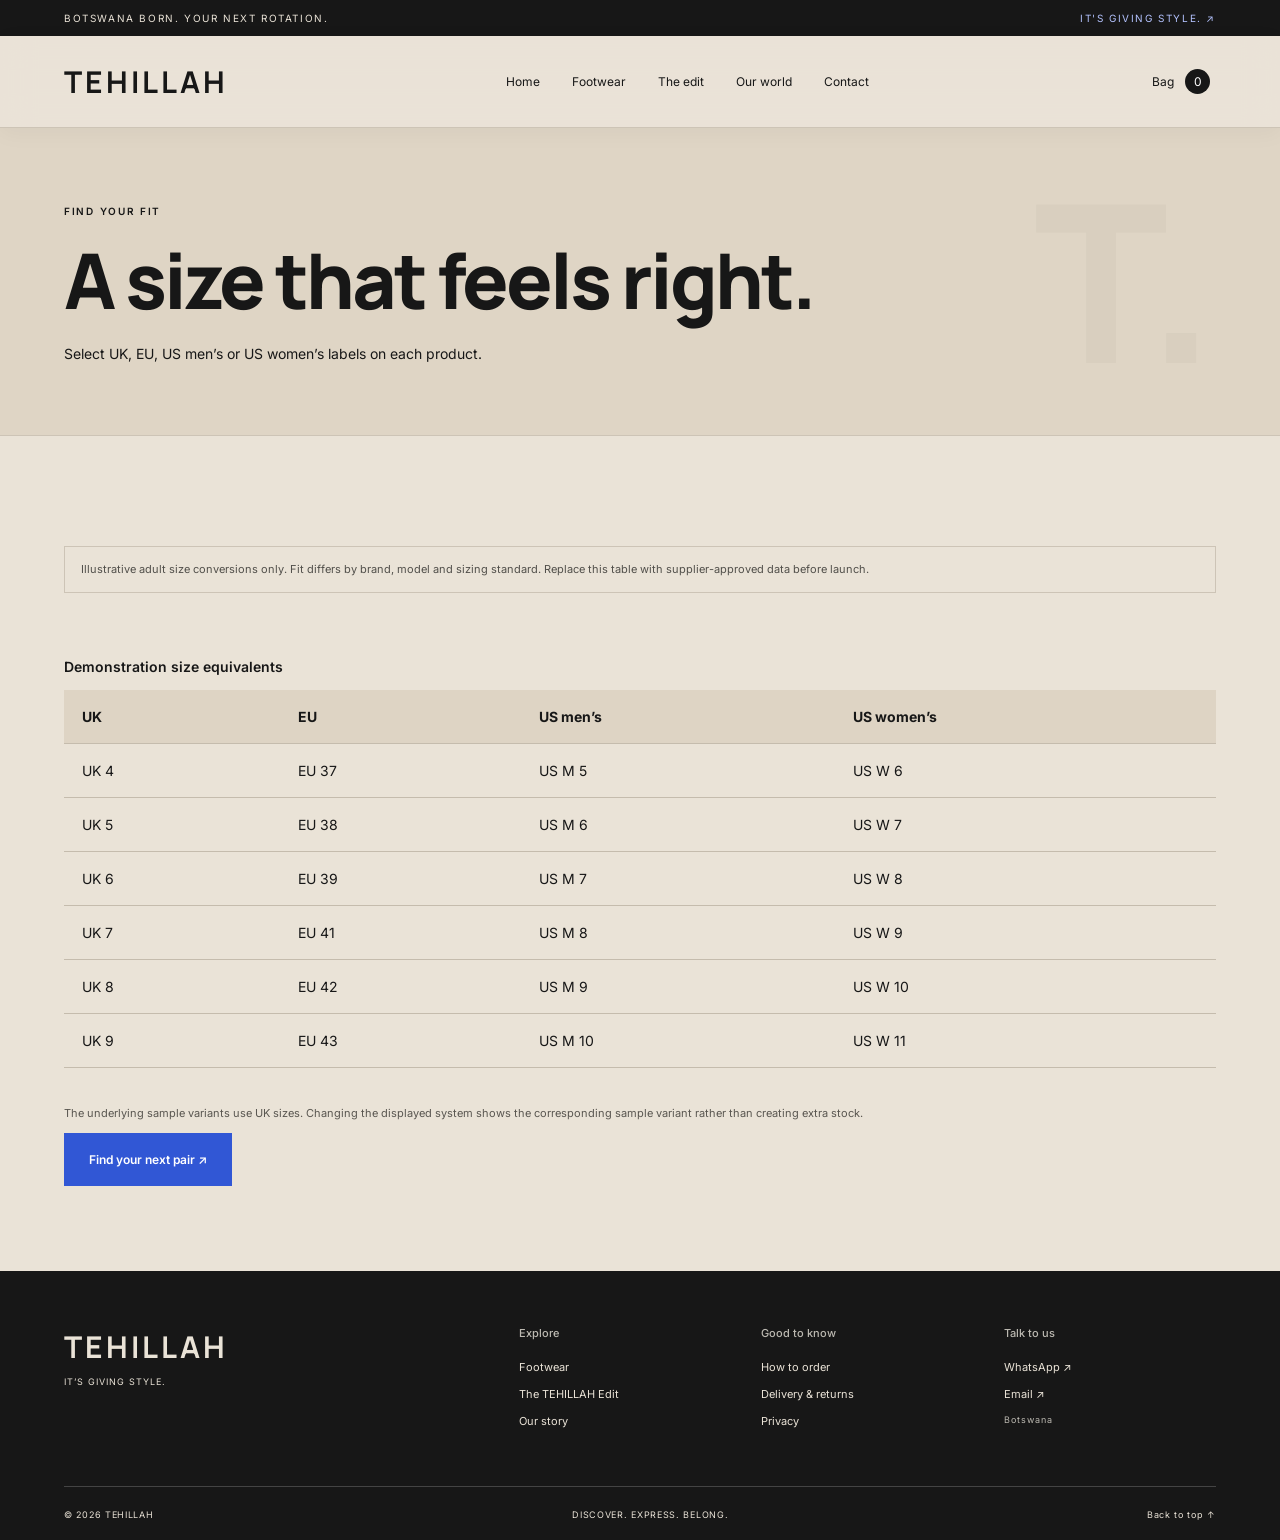
<file: size-guide.html>
<!doctype html>
<html lang="en">
<head>
  <meta charset="utf-8"><meta name="viewport" content="width=device-width,initial-scale=1">
  <meta name="description" content="Discover TEHILLAH. Botswana-born style, curated footwear and a fresh perspective. It's giving style.">
  <title>Size guide — TEHILLAH</title>
  <link rel="preconnect" href="https://fonts.googleapis.com"><link rel="preconnect" href="https://fonts.gstatic.com" crossorigin>
  <link href="https://fonts.googleapis.com/css2?family=Inter:wght@400;500;600&family=Manrope:wght@400;500;600;700;800&display=swap" rel="stylesheet">
  <link rel="stylesheet" href="styles.css"><script src="config.js" defer></script><script src="app.js" defer></script>
</head>
<body>
<a class="skip" href="#main">Skip to content</a>
<div class="announcement">BOTSWANA BORN. YOUR NEXT ROTATION. <span>IT'S GIVING STYLE. ↗</span></div>
<header class="site-header"><a class="wordmark" href="index.html">TEHILLAH</a><nav aria-label="Main navigation"><a href="index.html">Home</a><a href="shop.html">Footwear</a><a href="edit.html">The edit</a><a href="about.html">Our world</a><a href="contact.html">Contact</a></nav><button id="open-bag" class="bag-button">Bag <span id="bag-count">0</span></button></header>
<main id="main"><section class="page-banner"><p class="eyebrow">FIND YOUR FIT</p><h1>A size that feels right.</h1><p>Select UK, EU, US men’s or US women’s labels on each product.</p></section><section class="section"><p class="demo-notice">Illustrative adult size conversions only. Fit differs by brand, model and sizing standard. Replace this table with supplier-approved data before launch.</p><div class="table-scroll"><table><caption>Demonstration size equivalents</caption><thead><tr><th>UK</th><th>EU</th><th>US men’s</th><th>US women’s</th></tr></thead><tbody><tr><td>UK 4</td><td>EU 37</td><td>US M 5</td><td>US W 6</td></tr><tr><td>UK 5</td><td>EU 38</td><td>US M 6</td><td>US W 7</td></tr><tr><td>UK 6</td><td>EU 39</td><td>US M 7</td><td>US W 8</td></tr><tr><td>UK 7</td><td>EU 41</td><td>US M 8</td><td>US W 9</td></tr><tr><td>UK 8</td><td>EU 42</td><td>US M 9</td><td>US W 10</td></tr><tr><td>UK 9</td><td>EU 43</td><td>US M 10</td><td>US W 11</td></tr></tbody></table></div><p class="fine">The underlying sample variants use UK sizes. Changing the displayed system shows the corresponding sample variant rather than creating extra stock.</p><a class="button" href="shop.html">Find your next pair ↗</a></section></main>
<footer id="contact"><div class="footer-top"><div><a href="index.html" class="wordmark">TEHILLAH</a><p>IT’S GIVING STYLE.</p></div><div><h3>Explore</h3><a href="shop.html">Footwear</a><a href="edit.html">The TEHILLAH Edit</a><a href="about.html">Our story</a></div><div><h3>Good to know</h3><a href="contact.html#how-to-order">How to order</a><a href="contact.html#delivery-returns">Delivery & returns</a><a href="contact.html#privacy">Privacy</a></div><div><h3>Talk to us</h3><a href="contact.html" data-contact-link="whatsapp">WhatsApp ↗</a><a href="contact.html" data-contact-link="email">Email ↗</a><p class="muted">Botswana</p></div></div><div class="footer-bottom"><span>© <span id="year"></span> TEHILLAH</span><span>DISCOVER. EXPRESS. BELONG.</span><a href="#">Back to top ↑</a></div></footer>
<dialog id="product-dialog" aria-labelledby="product-title"><button class="close" data-close="product-dialog" aria-label="Close product">×</button><div id="product-detail"></div></dialog>
<dialog id="bag-dialog" aria-labelledby="bag-title"><div class="dialog-heading"><h2 id="bag-title">Your bag<span> / TEHILLAH</span></h2><button class="close" data-close="bag-dialog" aria-label="Close bag">×</button></div><div id="bag-items"></div><div id="bag-checkout"><div class="total-row"><span>Subtotal</span><strong id="subtotal"></strong></div><p class="fine">Delivery and availability are confirmed by the business. No payment is collected on this website.</p><form id="order-form"><label>Your name<input name="name" autocomplete="name" maxlength="100" required></label><label>Email<input name="email" type="email" autocomplete="email" maxlength="160" required></label><label>Phone<input name="phone" type="tel" autocomplete="tel" maxlength="40" required></label><label>Town / delivery area<input name="area" autocomplete="address-level2" maxlength="150" required></label><label>Order notes <span>(optional)</span><textarea name="notes" rows="2" maxlength="600"></textarea></label><p class="fine">Your details are used to prepare your order request. They are not saved as a customer profile.</p><button class="button" type="submit" name="channel" value="whatsapp">Order via WhatsApp ↗</button><button class="button secondary" type="submit" name="channel" value="email">Prepare email order ↗</button><p class="fine">Review and send the message in your chosen app. Your bag stays here until you clear it; opening a message does not confirm an order.</p></form><button id="clear-bag" class="text-link">Clear bag</button></div></dialog>
<dialog id="info-dialog" aria-labelledby="info-title"><button class="close" data-close="info-dialog" aria-label="Close information">×</button><h2 id="info-title"></h2><p id="info-body"></p></dialog><div id="toast" role="status" aria-live="polite"></div>
</body></html>
</file>
<file: styles.css>
:root{--ink:#171717;--ivory:#f3efe7;--blue:#3157d5;--grey:#9b9a94;--line:#d7d3ca}*{box-sizing:border-box}html{scroll-behavior:smooth;scroll-padding-top:90px}body{margin:0;color:var(--ink);background:var(--ivory);font-family:Inter,Arial,sans-serif}button,input,textarea{font:inherit}a{color:inherit;text-decoration:none}button,a,input,textarea{outline-offset:5px}button{cursor:pointer}button:disabled{cursor:not-allowed;opacity:.5}button{color:inherit}button,a{touch-action:manipulation}.skip{position:absolute;left:10px;top:-100px;background:white;padding:15px;z-index:10}.skip:focus{top:10px}.announcement{background:var(--ink);color:var(--ivory);padding:12px 5%;font-size:10px;letter-spacing:1.6px;display:flex;justify-content:space-between}.announcement span{color:#b4c3ff}header{display:flex;align-items:center;justify-content:space-between;padding:25px 5%;border-bottom:1px solid var(--line);gap:20px}.wordmark{font-family:Manrope,Arial,sans-serif;font-size:30px;letter-spacing:3px;font-weight:700}.wordmark span{font-size:10px;vertical-align:top;letter-spacing:0}nav{display:flex;gap:32px;font-size:12px}nav a:hover,.text-link:hover{color:var(--blue)}.bag-button{background:none;border:0;font-size:12px}.bag-button span{display:inline-grid;place-items:center;background:var(--ink);color:white;border-radius:50%;width:25px;height:25px;margin-left:8px}.hero{display:grid;grid-template-columns:1fr 1fr;min-height:680px}.hero-copy{padding:55px 10% 35px}.eyebrow{font-size:10px;font-weight:600;letter-spacing:1.7px;line-height:1.7}h1,h2,h3{font-family:Manrope,Arial,sans-serif}h1{font-size:clamp(65px,7.6vw,120px);line-height:.94;letter-spacing:-6px;margin:30px 0 25px;font-weight:800}h1 span{color:var(--blue)}.intro{font-size:14px;line-height:1.7;margin-bottom:25px}.button{display:flex;align-items:center;justify-content:space-between;gap:30px;padding:18px 24px;background:var(--blue);color:white;border:1px solid var(--blue);font-size:12px;font-weight:600;width:fit-content;min-height:48px}.button:hover{background:#2444b0}.hero-note{display:flex;align-items:center;gap:17px;margin-top:40px}.small-mark{font-family:Manrope,sans-serif;font-size:37px;font-weight:800}.hero-note p{font-size:8px;letter-spacing:1.2px;line-height:1.7}.hero-visual{position:relative;overflow:hidden;background:#cbcaca;min-height:500px}.hero-image{position:absolute;inset:0;background-image:url('assets/moodboard.png');background-size:570% auto;background-position:77% 41%;filter:contrast(1.04)}.vertical-note{position:absolute;top:28px;right:20px;writing-mode:vertical-rl;font-size:9px;letter-spacing:2px}.image-label{position:absolute;bottom:0;left:0;right:0;display:flex;justify-content:space-between;padding:20px;background:var(--ink);color:var(--ivory);font-size:8px;letter-spacing:1px}.visual-stamp{position:absolute;left:25px;bottom:80px;padding:14px;background:var(--blue);color:white;transform:rotate(-7deg);font-family:Manrope,sans-serif;font-weight:800;font-size:22px;line-height:1}.ticker{overflow:hidden;white-space:nowrap;padding:23px 0;background:var(--blue);color:white;font-family:Manrope,sans-serif;font-weight:700;font-size:23px;letter-spacing:1px}.ticker span{padding:0 35px}.section{padding:85px 5%}.section-heading{display:flex;justify-content:space-between;align-items:end;gap:25px;margin-bottom:25px}h2{font-size:clamp(30px,4vw,54px);letter-spacing:-2px;line-height:1.1;margin:10px 0}.section-heading>p{font-size:12px;line-height:1.8}.demo-notice{font-size:11px;line-height:1.7;padding:13px 16px;border:1px solid var(--line);margin:25px 0;color:#514f4a}.shop-tools{display:flex;justify-content:space-between;align-items:center;gap:20px;margin:30px 0}.filters{display:flex;gap:8px;flex-wrap:wrap}.filters button{background:none;border:1px solid var(--line);padding:11px 17px;border-radius:25px;font-size:11px}.filters button.active{background:var(--ink);color:white;border-color:var(--ink)}.search{font-size:10px;display:flex;align-items:center;gap:10px}.search input{background:none;border:0;border-bottom:1px solid var(--ink);padding:10px;max-width:170px}.products{display:grid;grid-template-columns:repeat(3,1fr);gap:22px}.product-card{min-width:0}.product-image{position:relative;aspect-ratio:1/1.15;overflow:hidden;background:#deddd9}.shoe-image{position:absolute;inset:0;background-image:url('assets/moodboard.png');background-size:520% auto;background-position:77% 41%;transition:transform .4s}.brown .shoe-image,.brown-shoe{background-position:54% 41%}.product-card:hover .shoe-image{transform:scale(1.04)}.product-image>span{position:absolute;top:15px;left:15px;background:var(--ivory);padding:7px 10px;font-size:8px;letter-spacing:1px}.product-image>button{position:absolute;bottom:14px;right:14px;border:0;background:var(--ivory);width:40px;height:40px;font-size:24px;border-radius:50%}.product-meta{display:flex;justify-content:space-between;gap:10px;margin-top:18px;font-size:12px}.product-name{border:0;padding:0;background:none;text-align:left;font-weight:600}.product-colour{font-size:11px;color:#62605a;margin:8px 0}.product-caption{font-size:8px;letter-spacing:1px;margin-top:15px}.edit{display:grid;grid-template-columns:1fr 1fr;background:var(--ink);color:var(--ivory)}.edit-art{min-height:500px;position:relative;overflow:hidden;background:#ddd}.brown-shoe{position:absolute;inset:0;background-image:url('assets/moodboard.png');background-size:520% auto}.edit-tag{position:absolute;bottom:25px;left:30px;color:var(--ink);font-size:9px;letter-spacing:1.5px;background:var(--ivory);padding:12px}.edit-copy{padding:65px 10%;position:relative;overflow:hidden}.edit-copy h2{margin:30px 0}.edit-copy>p:not(.eyebrow){font-size:13px;line-height:1.9;max-width:360px;color:#d0cdc7}.text-link{display:inline-block;background:none;border:0;border-bottom:1px solid;padding:12px 0;font-size:12px}.outline-word{display:block;font-family:Manrope,sans-serif;font-size:65px;font-weight:800;-webkit-text-stroke:1px #65635e;color:transparent;margin-top:35px}.story-grid{display:grid;grid-template-columns:1fr 1fr;gap:10%}.story h2{font-size:clamp(40px,5vw,72px)}.story em{font-style:normal;color:var(--blue)}.story-grid p{font-size:14px;line-height:1.9;max-width:470px}.community{display:flex;gap:35px;align-items:center;background:var(--blue);color:white;padding:45px 5%;justify-content:space-between}.community h2{font-size:30px;letter-spacing:-1px}.community .small-mark{font-size:65px}.community .eyebrow{font-size:8px}.light{background:var(--ivory);color:var(--ink);border-color:var(--ivory)}footer{padding:55px 5% 20px;background:var(--ink);color:var(--ivory)}.footer-top{display:grid;grid-template-columns:2fr 1fr 1fr 1fr;gap:30px}.footer-top h3{font:500 11px Inter,sans-serif;margin:0 0 20px;color:#bcb9b1}.footer-top p{font-size:9px;letter-spacing:1px}.footer-top a:not(.wordmark),.footer-top button{display:block;font-size:11px;margin-bottom:13px;background:none;color:inherit;border:0;padding:0;text-align:left}.muted{color:#bcb9b1}.footer-bottom{display:flex;justify-content:space-between;gap:20px;border-top:1px solid #444;padding-top:22px;margin-top:45px;font-size:9px;letter-spacing:.7px}dialog{border:0;background:var(--ivory);color:var(--ink);padding:35px;width:min(680px,92vw);max-height:90dvh;overflow:auto}dialog::backdrop{background:#171717a6}.close{background:none;border:0;font-size:30px;float:right;line-height:1;min-width:40px;min-height:40px}.dialog-heading{display:flex;align-items:center;justify-content:space-between;gap:12px}.dialog-heading h2{font-size:28px;letter-spacing:-1px}.dialog-heading h2 span{font:9px Inter,sans-serif;letter-spacing:1px}.detail-image{height:280px;position:relative;overflow:hidden;margin:20px 0}.detail-title{font-size:30px;margin:20px 0}.detail-copy{font-size:13px;line-height:1.8}.size-options{display:flex;gap:8px;flex-wrap:wrap;margin:12px 0 20px}.size-options button{width:44px;height:44px;background:none;border:1px solid #aaa}.size-options button.selected{background:var(--ink);color:white}.fine{font-size:11px;line-height:1.7;color:#595650}.bag-item{padding:20px 0;border-bottom:1px solid var(--line)}.bag-item h3{font-size:14px;margin:0 0 8px}.bag-item p{font-size:11px}.quantity{display:flex;align-items:center;gap:12px;margin-top:12px}.quantity button{background:none;border:1px solid #aaa;min-width:32px;min-height:32px}.quantity .remove{border:0;margin-left:auto;text-decoration:underline;font-size:11px}.total-row{display:flex;justify-content:space-between;padding:25px 0 5px}form label{display:block;font-size:12px;margin:15px 0}form label span{color:#666}form input,form textarea{display:block;width:100%;border:1px solid #aaa;background:#faf8f3;padding:12px;margin-top:7px}form .button{width:100%;margin:12px 0}.secondary{background:none;color:var(--ink);border-color:var(--ink)}.secondary:hover{background:#e4e0d7}#info-dialog h2{font-size:30px;margin-top:30px}#info-body{font-size:14px;line-height:1.9}#toast{position:fixed;bottom:25px;left:50%;transform:translateX(-50%);background:var(--ink);color:white;padding:15px 22px;font-size:12px;z-index:5;max-width:90vw;display:none}#toast.visible{display:block}[hidden]{display:none!important}@media(min-width:1500px){body{max-width:1800px;margin:auto}}@media(max-width:800px){header{padding:20px 5%}.wordmark{font-size:23px}nav{gap:15px;font-size:10px}.hero{min-height:unset}.hero-copy{padding:40px 10%}.hero-visual{min-height:550px}h1{font-size:75px;letter-spacing:-4px}.hero-note{margin-top:25px}.section{padding:55px 5%}.products{gap:12px}.product-meta{flex-direction:column;gap:7px}.edit-art{min-height:450px}.edit-copy{padding:45px 9%}.outline-word{font-size:40px}.community{gap:20px;flex-wrap:wrap}.community .small-mark{display:none}.footer-top{grid-template-columns:2fr 1fr;gap:35px}.shop-tools{align-items:start}.search{flex-direction:column;align-items:start}.search input{max-width:145px}}@media(max-width:520px){.announcement{font-size:8px;letter-spacing:1px}.announcement span{display:none}header{flex-wrap:wrap;gap:15px}nav{order:3;width:100%;justify-content:space-between;font-size:11px;border-top:1px solid var(--line);padding-top:15px}.hero{grid-template-columns:1fr}.hero-copy{padding:35px 6%}.hero h1{font-size:85px;line-height:.9;margin:25px 0;letter-spacing:-5px}.hero .intro{font-size:13px}.hero-note{display:none}.hero-visual{min-height:370px}.hero-image{background-size:520% auto}.vertical-note{font-size:8px}.visual-stamp{font-size:20px}.ticker{font-size:17px;padding:18px 0}.ticker span{padding:0 20px}.section-heading{align-items:start}.section-heading>p{display:none}h2{letter-spacing:-1px}.shop-tools{flex-direction:column}.search{flex-direction:row;align-items:center}.search input{max-width:240px}.filters button{padding:10px 14px}.products{grid-template-columns:repeat(2,1fr);gap:25px 12px}.product-image>span{top:8px;left:8px;padding:6px;font-size:7px}.product-meta{font-size:11px}.product-caption{font-size:7px}.product-image>button{width:32px;height:32px;bottom:10px;right:10px}.edit{grid-template-columns:1fr}.edit-art{min-height:340px}.edit-copy{padding:35px 6%}.outline-word{font-size:55px}.story-grid{grid-template-columns:1fr;gap:15px}.community{padding:35px 6%}.community h2{font-size:27px}.footer-top{grid-template-columns:1fr 1fr;gap:35px 20px}.footer-top>div:first-child{grid-column:1/-1}.footer-bottom{font-size:8px;flex-wrap:wrap}.footer-bottom>span:nth-child(2){display:none}dialog{padding:22px}.detail-image{height:230px}.dialog-heading h2{font-size:23px}.dialog-heading h2 span{display:none}}@media(prefers-reduced-motion:reduce){html{scroll-behavior:auto}*{transition:none!important}}
:root{--ivory:#eae3d7;--line:#cdc4b6}
body{background:#eae3d7}
.site-header{position:sticky;top:0;z-index:30;background:#eae3df;background:rgba(234,227,215,.97);backdrop-filter:blur(16px);box-shadow:0 5px 22px #1717170a}
.site-header nav a{position:relative;padding:9px 0}
.site-header nav a[aria-current=page]{color:var(--blue)}
.site-header nav a:after{content:'';position:absolute;left:0;bottom:0;width:0;height:2px;background:var(--blue);transition:width .2s}
.site-header nav a:hover:after,.site-header nav a[aria-current=page]:after{width:100%}
.page-banner{padding:65px 5% 55px;background:#dfd5c5;border-bottom:1px solid var(--line);position:relative;overflow:hidden}
.page-banner:after{content:'T.';font:800 220px Manrope,sans-serif;position:absolute;right:5%;top:0;color:#17171708;pointer-events:none}
.page-banner h1{font-size:clamp(42px,6vw,80px);line-height:1.05;letter-spacing:-3px;max-width:920px;margin:20px 0}
.page-banner>p:last-child{font-size:14px;line-height:1.8;max-width:600px}
.destination-grid{display:grid;grid-template-columns:repeat(3,1fr);gap:20px;margin-top:35px}
.destination-grid>a{padding:30px;background:#ded4c4;min-height:275px;display:flex;flex-direction:column;justify-content:space-between;transition:transform .25s,background .25s}
.destination-grid>a:nth-child(2){background:var(--ink);color:var(--ivory)}
.destination-grid>a:nth-child(3){background:var(--blue);color:var(--ivory)}
.destination-grid>a:hover{transform:translateY(-5px)}
.destination-grid span{font-size:10px;letter-spacing:1px}
.destination-grid h3{font-size:35px;letter-spacing:-1.5px;line-height:1.1;margin:30px 0}
.styling-grid{display:grid;grid-template-columns:repeat(2,1fr);gap:50px}
.styling-grid p,.contact-grid p{font-size:14px;line-height:1.9}
.values{background:#ded4c4}.values .styling-grid{grid-template-columns:repeat(3,1fr)}.values h2{font-size:34px}
.contact-grid{display:grid;grid-template-columns:1fr 1fr;gap:70px}.contact-card{padding:35px;background:#ded4c4}.contact-card .button{margin-top:20px}
.faq details{padding:20px 0;border-bottom:1px solid var(--line)}.faq summary{cursor:pointer;font-size:14px;font-weight:600;line-height:1.6}.faq p{font-size:13px}
.size-system{display:flex;gap:20px;align-items:center;font-size:13px;margin:25px 0}.size-system select{padding:12px;background:#ded4c4;border:1px solid #aaa;font:inherit;max-width:220px}
.size-options button{width:auto;min-width:60px;padding:8px;font-size:12px;background:#e3dacb}
.product-page{max-width:1050px;margin:auto}.product-page .detail-image{height:380px;float:left;width:48%;margin:25px 35px 25px 0}.product-page #product-detail{display:flow-root;margin-top:20px}.product-page .detail-title{padding-top:20px}.product-page .size-options{gap:6px}.product-page .button{margin-top:20px}
.table-scroll{overflow:auto}table{border-collapse:collapse;width:100%;margin:25px 0;text-align:left;font-size:14px}caption{text-align:left;padding:15px 0;font-weight:600}td,th{padding:18px;border-bottom:1px solid #c5bcad;white-space:nowrap}th{background:#ded4c4}
.hero-copy{animation:arrive .65s ease-out both}.hero-visual{animation:arrive .8s ease-out both}.button{transition:transform .2s,background .2s}.button:hover{transform:translateY(-2px)}
@keyframes arrive{from{opacity:0;transform:translateY(16px)}to{opacity:1;transform:translateY(0)}}
@media(max-width:800px){.site-header nav{gap:15px}.destination-grid{gap:12px}.destination-grid>a{padding:20px}.destination-grid h3{font-size:28px}.contact-grid{gap:25px}.values .styling-grid{grid-template-columns:1fr;gap:15px}.product-page .detail-image{float:none;width:100%;height:330px}.page-banner{padding:45px 5%}}
@media(max-width:520px){.site-header nav{gap:9px;font-size:10px}.destination-grid,.styling-grid,.contact-grid{grid-template-columns:1fr}.destination-grid>a{min-height:220px}.destination-grid h3{font-size:36px}.page-banner h1{font-size:46px;letter-spacing:-2px}.page-banner:after{font-size:150px}.contact-card{padding:25px}.product-page .detail-image{height:285px}.size-system{gap:12px}.size-system select{max-width:175px}.styling-grid{gap:25px}}
@media(prefers-reduced-motion:reduce){.hero-copy,.hero-visual{animation:none}.button:hover,.destination-grid>a:hover{transform:none}}

.rock .shoe-image{background-size:800% auto;background-position:38% 93%}.worn .shoe-image{background-size:800% auto;background-position:71.5% 84%}.brown-close .shoe-image{background-size:800% auto;background-position:56% 42%}
.ticker{padding:23px 0}.ticker-track{display:flex;width:max-content;animation:ticker 32s linear infinite}.ticker:hover .ticker-track{animation-play-state:paused}.ticker-group{flex:none}
@keyframes ticker{to{transform:translateX(-50%)}}
.hero-image{animation:drift 18s ease-in-out infinite alternate}@keyframes drift{from{transform:scale(1)}to{transform:scale(1.07) translateX(-1.5%)}}
.visual-stamp{animation:bob 4.5s ease-in-out infinite}@keyframes bob{0%,100%{transform:rotate(-7deg) translateY(0)}50%{transform:rotate(-4deg) translateY(-8px)}}
.small-mark{display:inline-block;animation:bob-mark 5s ease-in-out infinite}@keyframes bob-mark{0%,100%{transform:translateY(0)}50%{transform:translateY(-5px)}}
.announcement span{animation:glow 3s ease-in-out infinite}@keyframes glow{50%{opacity:.55}}
.page-banner h1,.page-banner .eyebrow,.page-banner>p:last-child{animation:arrive .7s ease-out both}.page-banner h1{animation-delay:.08s}.page-banner>p:last-child{animation-delay:.16s}
.product-card{animation:arrive .55s ease-out both}.product-card:nth-child(2){animation-delay:.08s}.product-card:nth-child(3){animation-delay:.16s}.product-card:nth-child(4){animation-delay:.24s}.product-card:nth-child(5){animation-delay:.32s}.product-card:nth-child(6){animation-delay:.4s}
.product-image>button{transition:transform .25s,background .25s,color .25s}.product-card:hover .product-image>button{transform:rotate(45deg);background:var(--blue);color:white}
.button span{display:inline-block;transition:transform .2s}.button:hover span{transform:translate(3px,-3px)}
.footer-top a:not(.wordmark){width:fit-content;transition:color .2s,transform .2s}.footer-top a:not(.wordmark):hover,.footer-bottom a:hover{color:#b4c3ff}.footer-top a:not(.wordmark):hover{transform:translateX(4px)}
.motion .reveal{opacity:0;transform:translateY(28px);transition:opacity .8s ease-out,transform .8s ease-out}.motion .reveal.in{opacity:1;transform:none}
@media(prefers-reduced-motion:reduce){.ticker-track,.hero-image,.visual-stamp,.small-mark,.announcement span,.page-banner h1,.page-banner .eyebrow,.page-banner>p:last-child,.product-card{animation:none}.ticker{text-align:center}.ticker-group+.ticker-group{display:none}}
.product-image{--rx:0deg;--ry:0deg;--gx:50%;--gy:50%;transform:perspective(900px) rotateX(var(--rx)) rotateY(var(--ry));transform-style:preserve-3d;transition:transform .45s ease-out,box-shadow .45s;animation:sway 7s ease-in-out infinite}.product-card:nth-child(2n) .product-image{animation-delay:-2.3s}.product-card:nth-child(3n) .product-image{animation-delay:-4.6s}
@keyframes sway{0%,100%{transform:perspective(900px) rotateY(-5deg) rotateX(2deg)}50%{transform:perspective(900px) rotateY(5deg) rotateX(-2deg)}}
.product-image:after{content:'';position:absolute;inset:0;background:radial-gradient(circle at var(--gx) var(--gy),#ffffff59,transparent 55%);opacity:0;transition:opacity .3s;pointer-events:none}
.product-image.tilting{animation:none;transition:transform .1s ease-out,box-shadow .3s;box-shadow:0 22px 40px #17171733}.product-image.tilting:after{opacity:1}
@media(prefers-reduced-motion:reduce){.product-image,.product-image.tilting{animation:none;transform:none}.product-image:after{display:none}}
</file>
